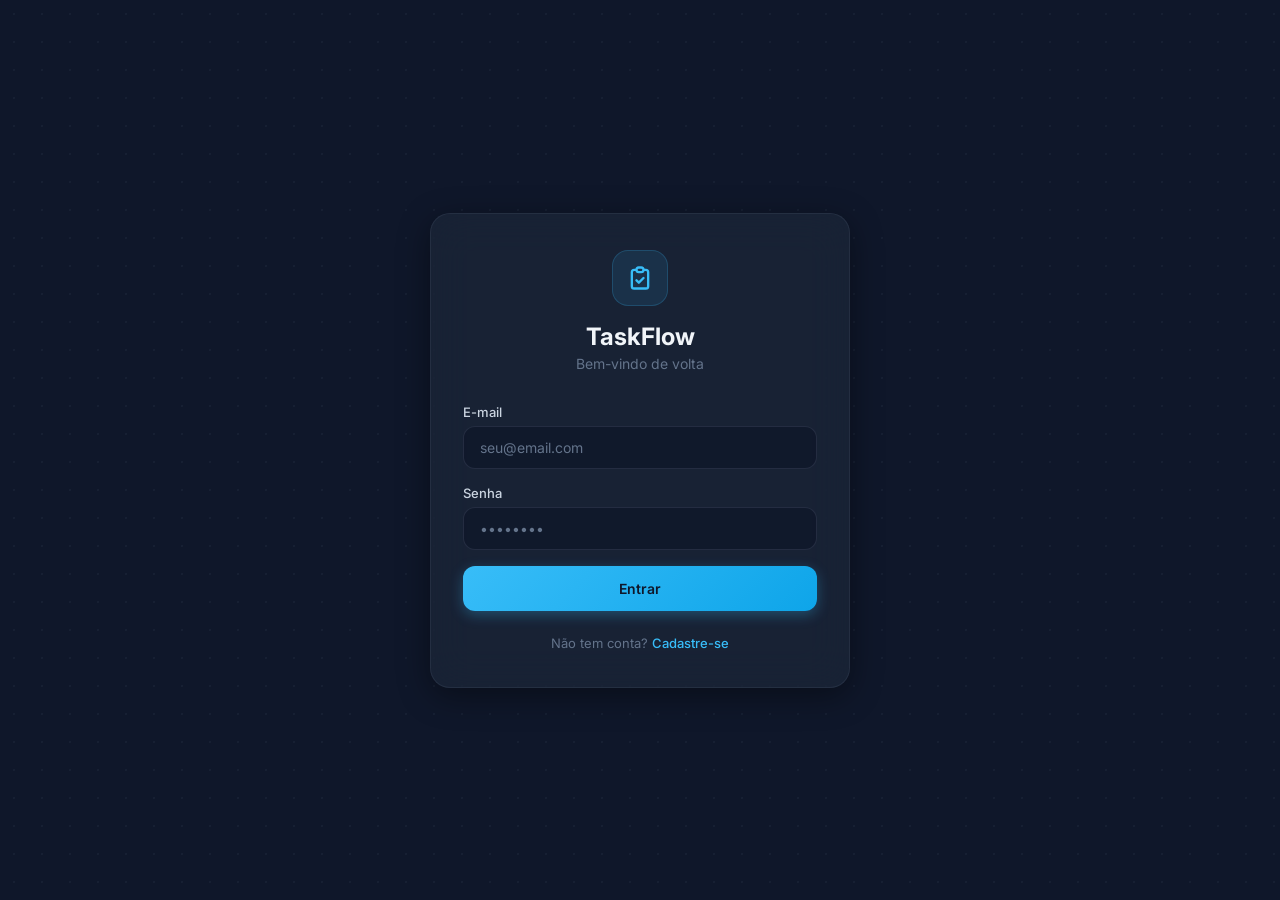
<file: to-do-app/index.html>
<!DOCTYPE html>
<html lang="pt-BR">
<head>
  <meta charset="UTF-8" />
  <meta name="viewport" content="width=device-width, initial-scale=1.0" />
  <title>TaskFlow — Gerenciador de Tarefas</title>
  <meta name="description" content="Gerencie suas tarefas com estilo. Login, cadastro e painel completo." />

  <!-- Google Fonts -->
  <link rel="preconnect" href="https://fonts.googleapis.com" />
  <link rel="preconnect" href="https://fonts.gstatic.com" crossorigin />
  <link href="https://fonts.googleapis.com/css2?family=Inter:wght@300;400;500;600;700&display=swap" rel="stylesheet" />

  <!-- Design System -->
  <link rel="stylesheet" href="style.css" />
</head>
<body>

  <!-- ════════════════════════════════════
       LOGIN VIEW
  ═════════════════════════════════════ -->
  <div id="login-view" class="view-auth">
    <div class="auth-card glass fade-up">

      <div class="auth-logo">
        <div class="auth-icon">
          <svg fill="none" stroke="currentColor" viewBox="0 0 24 24">
            <path stroke-linecap="round" stroke-linejoin="round" stroke-width="2"
              d="M9 5H7a2 2 0 00-2 2v12a2 2 0 002 2h10a2 2 0 002-2V7a2 2 0 00-2-2h-2
                 M9 5a2 2 0 002 2h2a2 2 0 002-2
                 M9 5a2 2 0 012-2h2a2 2 0 012 2
                 m-6 9l2 2 4-4"/>
          </svg>
        </div>
        <h1 class="auth-title">TaskFlow</h1>
        <p class="auth-subtitle">Bem-vindo de volta</p>
      </div>

      <form id="login-form" class="auth-form" novalidate>
        <div>
          <label class="form-label" for="login-email">E-mail</label>
          <input id="login-email" class="input-field" type="email"
            autocomplete="email" placeholder="seu@email.com" />
        </div>
        <div>
          <label class="form-label" for="login-password">Senha</label>
          <input id="login-password" class="input-field" type="password"
            autocomplete="current-password" placeholder="••••••••" />
        </div>

        <p id="login-error" class="error-msg" role="alert"></p>

        <button id="btn-login" class="btn-primary" type="submit" style="width:100%; padding:14px 24px;">
          Entrar
        </button>
      </form>

      <p class="auth-footer">
        Não tem conta?
        <span id="go-to-register" class="link-action">Cadastre-se</span>
      </p>
    </div>
  </div>

  <!-- ════════════════════════════════════
       REGISTER VIEW
  ═════════════════════════════════════ -->
  <div id="register-view" class="view-auth hidden">
    <div class="auth-card glass fade-up">

      <div class="auth-logo">
        <div class="auth-icon">
          <svg fill="none" stroke="currentColor" viewBox="0 0 24 24">
            <path stroke-linecap="round" stroke-linejoin="round" stroke-width="2"
              d="M18 9v3m0 0v3m0-3h3m-3 0h-3
                 m-2-5a4 4 0 11-8 0 4 4 0 018 0z
                 M3 20a6 6 0 0112 0v1H3v-1z"/>
          </svg>
        </div>
        <h1 class="auth-title">Criar Conta</h1>
        <p class="auth-subtitle">Comece a organizar suas tarefas</p>
      </div>

      <form id="register-form" class="auth-form" novalidate>
        <div>
          <label class="form-label" for="register-name">Nome</label>
          <input id="register-name" class="input-field" type="text"
            autocomplete="name" placeholder="Seu nome completo" />
        </div>
        <div>
          <label class="form-label" for="register-email">E-mail</label>
          <input id="register-email" class="input-field" type="email"
            autocomplete="email" placeholder="seu@email.com" />
        </div>
        <div>
          <label class="form-label" for="register-password">Senha</label>
          <input id="register-password" class="input-field" type="password"
            autocomplete="new-password" placeholder="Mín. 6 caracteres" />
        </div>

        <p id="register-error" class="error-msg" role="alert"></p>

        <button id="btn-register" class="btn-primary" type="submit" style="width:100%; padding:14px 24px;">
          Criar Conta
        </button>
      </form>

      <p class="auth-footer">
        Já tem conta?
        <span id="go-to-login" class="link-action">Entrar</span>
      </p>
    </div>
  </div>

  <!-- ════════════════════════════════════
       APP / DASHBOARD VIEW
  ═════════════════════════════════════ -->
  <div id="app-view" class="hidden">

    <!-- Header -->
    <header class="app-header glass">
      <div class="app-header-inner">
        <div class="header-greeting">
          <div class="header-logo-icon">
            <svg fill="none" stroke="currentColor" viewBox="0 0 24 24">
              <path stroke-linecap="round" stroke-linejoin="round" stroke-width="2"
                d="M9 5H7a2 2 0 00-2 2v12a2 2 0 002 2h10a2 2 0 002-2V7a2 2 0 00-2-2h-2
                   M9 5a2 2 0 002 2h2a2 2 0 002-2
                   M9 5a2 2 0 012-2h2a2 2 0 012 2
                   m-6 9l2 2 4-4"/>
            </svg>
          </div>
          <div>
            <p class="greeting-label">Olá,</p>
            <p id="user-greeting" class="greeting-name"></p>
          </div>
        </div>

        <button id="btn-logout" class="btn-logout">
          <svg width="16" height="16" fill="none" stroke="currentColor" viewBox="0 0 24 24">
            <path stroke-linecap="round" stroke-linejoin="round" stroke-width="2"
              d="M17 16l4-4m0 0l-4-4m4 4H7m6 4v1a3 3 0 01-3 3H6a3 3 0 01-3-3V7a3 3 0 013-3h4a3 3 0 013 3v1"/>
          </svg>
          Sair
        </button>
      </div>
    </header>

    <!-- Main Content -->
    <main class="app-main">

      <!-- ── Add Task Form ── -->
      <section class="section-card glass">
        <div class="section-header">
          <h2 class="section-title">
            <svg fill="none" stroke="currentColor" viewBox="0 0 24 24">
              <path stroke-linecap="round" stroke-linejoin="round" stroke-width="2" d="M12 4v16m8-8H4"/>
            </svg>
            Nova Tarefa
          </h2>
        </div>

        <form id="task-form" novalidate>
          <div class="task-form-grid">
            <div>
              <label class="form-label" for="task-title">Título <span style="color:#ef4444">*</span></label>
              <input id="task-title" class="input-field" type="text"
                placeholder="O que precisa ser feito?" />
            </div>
            <div>
              <label class="form-label" for="task-type">Tipo <span style="color:#ef4444">*</span></label>
              <select id="task-type" class="input-field">
                <option value="Trabalho">💼 Trabalho</option>
                <option value="Pessoal">🏠 Pessoal</option>
                <option value="Estudos">📚 Estudos</option>
              </select>
            </div>
            <div class="task-form-full">
              <label class="form-label" for="task-description">
                Descrição <span style="color:#64748b;font-weight:400">(opcional)</span>
              </label>
              <textarea id="task-description" class="input-field" rows="3"
                placeholder="Detalhes adicionais..."></textarea>
            </div>
          </div>

          <p id="task-error" class="error-msg" role="alert" style="margin-top:12px;"></p>

          <button id="btn-add-task" class="btn-primary" type="submit"
            style="margin-top:16px; padding:10px 20px;">
            <svg width="16" height="16" fill="none" stroke="currentColor" viewBox="0 0 24 24">
              <path stroke-linecap="round" stroke-linejoin="round" stroke-width="2" d="M12 4v16m8-8H4"/>
            </svg>
            Adicionar Tarefa
          </button>
        </form>
      </section>

      <!-- ── Task List ── -->
      <section>
        <div class="section-header">
          <h2 class="section-title">
            <svg fill="none" stroke="currentColor" viewBox="0 0 24 24">
              <path stroke-linecap="round" stroke-linejoin="round" stroke-width="2"
                d="M9 5H7a2 2 0 00-2 2v12a2 2 0 002 2h10a2 2 0 002-2V7a2 2 0 00-2-2h-2
                   M9 5a2 2 0 002 2h2a2 2 0 002-2
                   M9 5a2 2 0 012-2h2a2 2 0 012 2"/>
            </svg>
            Minhas Tarefas
          </h2>
          <span id="task-count" class="task-count-badge"></span>
        </div>

        <div id="task-list" class="task-list">
          <!-- rendered by app.js -->
        </div>
      </section>

    </main>
  </div>

  <script src="app.js"></script>
</body>
</html>
</file>
<file: to-do-app/style.css>
/* ═══════════════════════════════════════════════════
   TaskFlow — style.css
   Design System: Dark + Glassmorphism
   Paleta base: #0f172a (slate-900)
   Acento: #38bdf8 (sky-400)
═══════════════════════════════════════════════════ */

/* ─── Reset & Base ──────────────────────────────── */
*, *::before, *::after {
  box-sizing: border-box;
  margin: 0;
  padding: 0;
}

html {
  scroll-behavior: smooth;
}

body {
  background-color: #0f172a;
  font-family: 'Inter', system-ui, sans-serif;
  color: #f1f5f9;
  min-height: 100vh;

  /* Subtle dot grid background */
  background-image: radial-gradient(
    circle,
    rgba(148, 163, 184, 0.06) 1px,
    transparent 1px
  );
  background-size: 28px 28px;
}

/* ─── Glassmorphism Cards ───────────────────────── */
.glass {
  background: rgba(30, 41, 59, 0.65);
  backdrop-filter: blur(20px);
  -webkit-backdrop-filter: blur(20px);
  border: 1px solid rgba(148, 163, 184, 0.1);
  box-shadow: 0 8px 32px rgba(0, 0, 0, 0.4);
}

.glass-card {
  background: rgba(15, 23, 42, 0.55);
  backdrop-filter: blur(12px);
  -webkit-backdrop-filter: blur(12px);
  border: 1px solid rgba(148, 163, 184, 0.08);
  box-shadow: 0 4px 16px rgba(0, 0, 0, 0.3);
  transition: border-color 0.2s ease, box-shadow 0.2s ease;
}

.glass-card:hover {
  border-color: rgba(148, 163, 184, 0.14);
  box-shadow: 0 6px 24px rgba(0, 0, 0, 0.4);
}

/* ─── Form Inputs ───────────────────────────────── */
.input-field {
  background: rgba(15, 23, 42, 0.75);
  border: 1px solid rgba(148, 163, 184, 0.15);
  color: #f1f5f9;
  width: 100%;
  border-radius: 12px;
  padding: 12px 16px;
  font-size: 0.875rem;
  font-family: inherit;
  transition: border-color 0.2s ease, box-shadow 0.2s ease;
  appearance: none;
  -webkit-appearance: none;
}

.input-field::placeholder {
  color: #64748b;
}

.input-field:focus {
  outline: none;
  border-color: #38bdf8;
  box-shadow: 0 0 0 3px rgba(56, 189, 248, 0.15);
}

select.input-field {
  cursor: pointer;
  background-image: url("data:image/svg+xml,%3Csvg xmlns='http://www.w3.org/2000/svg' fill='none' viewBox='0 0 24 24' stroke='%2394a3b8'%3E%3Cpath stroke-linecap='round' stroke-linejoin='round' stroke-width='2' d='M19 9l-7 7-7-7'/%3E%3C/svg%3E");
  background-repeat: no-repeat;
  background-position: right 12px center;
  background-size: 16px;
  padding-right: 40px;
}

textarea.input-field {
  resize: none;
}

/* ─── Buttons ───────────────────────────────────── */
button {
  cursor: pointer;
  font-family: inherit;
  border: none;
  display: inline-flex;
  align-items: center;
  justify-content: center;
  gap: 6px;
}

.btn-primary {
  background: linear-gradient(135deg, #38bdf8, #0ea5e9);
  color: #0f172a;
  font-weight: 600;
  font-size: 0.875rem;
  border-radius: 12px;
  padding: 12px 24px;
  transition: transform 0.15s ease, box-shadow 0.15s ease;
  box-shadow: 0 4px 14px rgba(56, 189, 248, 0.3);
}

.btn-primary:hover {
  transform: translateY(-1px);
  box-shadow: 0 6px 20px rgba(56, 189, 248, 0.45);
}

.btn-primary:active {
  transform: translateY(0);
  box-shadow: 0 2px 8px rgba(56, 189, 248, 0.3);
}

.btn-secondary {
  background: rgba(148, 163, 184, 0.1);
  border: 1px solid rgba(148, 163, 184, 0.2);
  color: #94a3b8;
  font-size: 0.75rem;
  font-weight: 500;
  border-radius: 8px;
  padding: 6px 12px;
  transition: background 0.2s ease, color 0.2s ease;
}

.btn-secondary:hover {
  background: rgba(148, 163, 184, 0.18);
  color: #f1f5f9;
}

.btn-logout {
  background: rgba(239, 68, 68, 0.08);
  border: 1px solid rgba(239, 68, 68, 0.25);
  color: #f87171;
  font-size: 0.875rem;
  font-weight: 500;
  border-radius: 12px;
  padding: 8px 16px;
  transition: background 0.2s ease, box-shadow 0.2s ease;
}

.btn-logout:hover {
  background: rgba(239, 68, 68, 0.18);
  box-shadow: 0 0 16px rgba(239, 68, 68, 0.2);
}

.btn-done {
  background: rgba(34, 197, 94, 0.1);
  border: 1px solid rgba(34, 197, 94, 0.25);
  color: #4ade80;
  font-size: 0.75rem;
  font-weight: 500;
  border-radius: 8px;
  padding: 6px 12px;
  transition: background 0.2s ease;
}

.btn-done:hover {
  background: rgba(34, 197, 94, 0.2);
}

.btn-delete {
  background: rgba(239, 68, 68, 0.06);
  border: 1px solid rgba(239, 68, 68, 0.18);
  color: #f87171;
  border-radius: 8px;
  padding: 6px 10px;
  transition: background 0.2s ease;
}

.btn-delete:hover {
  background: rgba(239, 68, 68, 0.18);
}

/* ─── Badges de Tipo ────────────────────────────── */
.badge {
  display: inline-flex;
  align-items: center;
  gap: 4px;
  font-size: 0.7rem;
  font-weight: 600;
  letter-spacing: 0.03em;
  border-radius: 20px;
  padding: 3px 10px;
  line-height: 1;
}

.badge-work {
  background: rgba(59, 130, 246, 0.18);
  border: 1px solid rgba(59, 130, 246, 0.35);
  color: #93c5fd;
}

.badge-personal {
  background: rgba(168, 85, 247, 0.18);
  border: 1px solid rgba(168, 85, 247, 0.35);
  color: #c4b5fd;
}

.badge-study {
  background: rgba(34, 197, 94, 0.18);
  border: 1px solid rgba(34, 197, 94, 0.35);
  color: #86efac;
}

.badge-done-label {
  background: rgba(100, 116, 139, 0.18);
  border: 1px solid rgba(100, 116, 139, 0.25);
  color: #64748b;
  font-size: 0.7rem;
  font-weight: 500;
  border-radius: 20px;
  padding: 3px 10px;
}

/* ─── Task Card States ──────────────────────────── */
.task-card {
  border-radius: 16px;
  padding: 20px;
  transition: opacity 0.3s ease;
}

.task-card.task-done {
  opacity: 0.45;
}

.task-card.task-done .task-title {
  text-decoration: line-through;
  color: #475569;
}

.task-title {
  font-weight: 600;
  font-size: 0.9375rem;
  color: #f1f5f9;
  white-space: nowrap;
  overflow: hidden;
  text-overflow: ellipsis;
  transition: color 0.3s ease;
}

.task-description {
  font-size: 0.8125rem;
  color: #94a3b8;
  line-height: 1.55;
  margin-top: 6px;
}

/* ─── Error Messages ────────────────────────────── */
.error-msg {
  display: none;
  font-size: 0.8125rem;
  color: #f87171;
  background: rgba(239, 68, 68, 0.08);
  border: 1px solid rgba(239, 68, 68, 0.2);
  border-radius: 10px;
  padding: 8px 12px;
  line-height: 1.4;
}

.error-msg.visible {
  display: block;
}

/* ─── Links / Navigation ────────────────────────── */
.link-action {
  color: #38bdf8;
  cursor: pointer;
  font-weight: 500;
  transition: color 0.2s ease;
  text-decoration: none;
}

.link-action:hover {
  color: #7dd3fc;
  text-decoration: underline;
}

/* ─── Header ────────────────────────────────────── */
.app-header {
  position: sticky;
  top: 0;
  z-index: 10;
  border-bottom: 1px solid rgba(51, 65, 85, 0.5);
}

.app-header-inner {
  max-width: 768px;
  margin: 0 auto;
  padding: 16px 20px;
  display: flex;
  align-items: center;
  justify-content: space-between;
}

.header-logo-icon {
  width: 36px;
  height: 36px;
  border-radius: 10px;
  background: rgba(56, 189, 248, 0.1);
  border: 1px solid rgba(56, 189, 248, 0.2);
  display: flex;
  align-items: center;
  justify-content: center;
  flex-shrink: 0;
}

.header-logo-icon svg {
  width: 18px;
  height: 18px;
  color: #38bdf8;
  stroke: #38bdf8;
}

.header-greeting {
  display: flex;
  align-items: center;
  gap: 12px;
}

.greeting-label {
  font-size: 0.7rem;
  color: #64748b;
  line-height: 1;
  margin-bottom: 2px;
}

.greeting-name {
  font-size: 0.9rem;
  font-weight: 600;
  color: #f1f5f9;
  line-height: 1;
}

/* ─── Views (Auth Screens) ──────────────────────── */
.view-auth {
  min-height: 100vh;
  display: flex;
  align-items: center;
  justify-content: center;
  padding: 20px;
}

.auth-card {
  width: 100%;
  max-width: 420px;
  border-radius: 20px;
  padding: 36px 32px;
}

.auth-logo {
  text-align: center;
  margin-bottom: 32px;
}

.auth-icon {
  width: 56px;
  height: 56px;
  border-radius: 16px;
  background: rgba(56, 189, 248, 0.1);
  border: 1px solid rgba(56, 189, 248, 0.2);
  display: inline-flex;
  align-items: center;
  justify-content: center;
  margin-bottom: 16px;
}

.auth-icon svg {
  width: 28px;
  height: 28px;
  stroke: #38bdf8;
}

.auth-title {
  font-size: 1.5rem;
  font-weight: 700;
  color: #f1f5f9;
  margin-bottom: 4px;
}

.auth-subtitle {
  font-size: 0.875rem;
  color: #64748b;
}

.auth-form {
  display: flex;
  flex-direction: column;
  gap: 16px;
}

.form-label {
  display: block;
  font-size: 0.8125rem;
  font-weight: 500;
  color: #cbd5e1;
  margin-bottom: 6px;
}

.auth-footer {
  text-align: center;
  font-size: 0.8125rem;
  color: #64748b;
  margin-top: 24px;
}

/* ─── Dashboard ─────────────────────────────────── */
.app-main {
  max-width: 768px;
  margin: 0 auto;
  padding: 32px 20px;
  display: flex;
  flex-direction: column;
  gap: 24px;
}

.section-card {
  border-radius: 20px;
  padding: 24px;
}

.section-header {
  display: flex;
  align-items: center;
  justify-content: space-between;
  margin-bottom: 20px;
}

.section-title {
  font-size: 0.9375rem;
  font-weight: 600;
  color: #f1f5f9;
  display: flex;
  align-items: center;
  gap: 8px;
}

.section-title svg {
  width: 16px;
  height: 16px;
  stroke: #38bdf8;
}

.task-count-badge {
  font-size: 0.7rem;
  color: #94a3b8;
  background: rgba(51, 65, 85, 0.5);
  border: 1px solid rgba(71, 85, 105, 0.35);
  border-radius: 20px;
  padding: 4px 12px;
}

.task-form-grid {
  display: grid;
  grid-template-columns: 1fr 1fr;
  gap: 16px;
}

.task-form-full {
  grid-column: 1 / -1;
}

.task-list {
  display: flex;
  flex-direction: column;
  gap: 12px;
}

.empty-state {
  text-align: center;
  padding: 48px 20px;
  border-radius: 16px;
}

.empty-state-icon {
  font-size: 2.5rem;
  margin-bottom: 12px;
}

.empty-state-title {
  font-size: 0.9rem;
  color: #64748b;
  margin-bottom: 4px;
}

.empty-state-sub {
  font-size: 0.8rem;
  color: #475569;
}

/* ─── Task Card Layout ──────────────────────────── */
.task-card-inner {
  display: flex;
  align-items: flex-start;
  justify-content: space-between;
  gap: 12px;
}

.task-card-body {
  flex: 1;
  min-width: 0;
}

.task-card-meta {
  display: flex;
  align-items: center;
  gap: 6px;
  flex-wrap: wrap;
  margin-bottom: 4px;
}

.task-card-actions {
  display: flex;
  align-items: center;
  gap: 8px;
  flex-shrink: 0;
}

/* ─── Animations ────────────────────────────────── */
@keyframes fadeUp {
  from {
    opacity: 0;
    transform: translateY(18px);
  }
  to {
    opacity: 1;
    transform: translateY(0);
  }
}

.fade-up {
  animation: fadeUp 0.35s cubic-bezier(0.16, 1, 0.3, 1) forwards;
}

@keyframes slideIn {
  from {
    opacity: 0;
    transform: translateX(-10px);
  }
  to {
    opacity: 1;
    transform: translateX(0);
  }
}

.slide-in {
  animation: slideIn 0.28s cubic-bezier(0.16, 1, 0.3, 1) forwards;
}

@keyframes shake {
  0%, 100% { transform: translateX(0); }
  20%       { transform: translateX(-6px); }
  40%       { transform: translateX(6px); }
  60%       { transform: translateX(-4px); }
  80%       { transform: translateX(4px); }
}

.shake {
  animation: shake 0.35s ease;
}

/* ─── Utility: hidden ───────────────────────────── */
.hidden {
  display: none !important;
}

/* ─── Scrollbar styling ─────────────────────────── */
::-webkit-scrollbar {
  width: 6px;
}
::-webkit-scrollbar-track {
  background: rgba(15, 23, 42, 0.5);
}
::-webkit-scrollbar-thumb {
  background: rgba(148, 163, 184, 0.2);
  border-radius: 3px;
}
::-webkit-scrollbar-thumb:hover {
  background: rgba(148, 163, 184, 0.35);
}

/* ─── Responsive ────────────────────────────────── */
@media (max-width: 600px) {
  .task-form-grid {
    grid-template-columns: 1fr;
  }

  .auth-card {
    padding: 28px 20px;
  }

  .app-main {
    padding: 20px 16px;
  }

  .section-card {
    padding: 18px 16px;
  }
}
</file>
